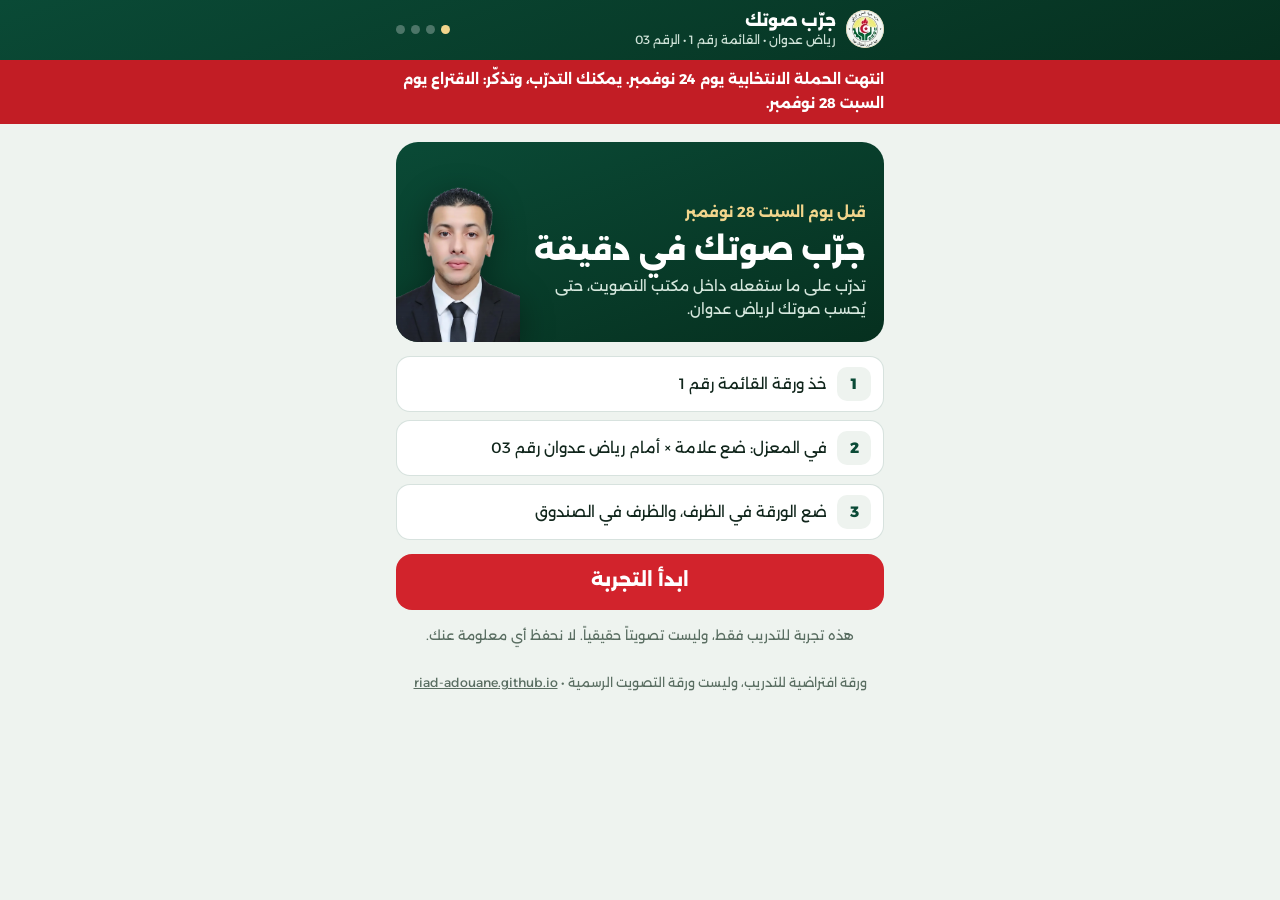
<file: jarrib/index.html>
<!doctype html>
<html lang="ar" dir="rtl">
<head>
<meta charset="utf-8">
<meta name="viewport" content="width=device-width,initial-scale=1,viewport-fit=cover">
<title>جرّب صوتك 03</title>
<meta name="description" content="تدرّب في دقيقة على التصويت لرياض عدوان، القائمة رقم 1، الرقم 03، قبل يوم السبت 28 نوفمبر 2026.">
<meta name="theme-color" content="#0A4A36">
<meta property="og:type" content="website">
<meta property="og:title" content="جرّب صوتك قبل يوم 28 نوفمبر">
<meta property="og:description" content="تدرّب في دقيقة: ورقة القائمة رقم 1، وعلامة × أمام رياض عدوان رقم 03.">
<meta property="og:image" content="https://riad-adouane.github.io/jarrib/og.jpg">
<meta property="og:url" content="https://riad-adouane.github.io/jarrib/">
<meta name="twitter:card" content="summary_large_image">
<link rel="icon" href="../logo.webp">
<link rel="preconnect" href="https://fonts.googleapis.com">
<link rel="preconnect" href="https://fonts.gstatic.com" crossorigin>
<link rel="stylesheet" href="https://fonts.googleapis.com/css2?family=Alexandria:wght@500;700;800&family=Amiri:wght@700&display=swap">
<style>
/* Layout: a polling-station walk-through in four screens on one phone screen each: the stack of list papers,
   the booth with the list 1 paper, the envelope into the transparent box, then the result. */
:root{
  --bg:#EEF3EF; --surface:#FFFFFF; --ink:#11261C; --muted:#5A6E62; --line:rgba(10,74,54,.16);
  --green:#0A4A36; --green-2:#06301F; --red:#C21D25; --red-2:#D2232C; --gold:#F2D58C;
  --paper:#FFFDF6; --paper-ink:#1B2A22; --paper-line:#D9D2BE; --mark:#C21D25; --ok:#1C8A50; --warn-bg:#FFF1F1; --ok-bg:#E5F5EA;
  --f:"Alexandria","Segoe UI",Tahoma,sans-serif; --f-paper:"Amiri","Traditional Arabic",serif;
  color-scheme:light;
}
@media (prefers-color-scheme: dark){:root:not([data-theme="light"]){
  --bg:#07130E; --surface:#10211A; --ink:#E7F0EA; --muted:#9DB3A6; --line:rgba(190,230,210,.16);
  --warn-bg:#3A1416; --ok-bg:#12301F; color-scheme:dark}}
:root[data-theme="dark"]{--bg:#07130E; --surface:#10211A; --ink:#E7F0EA; --muted:#9DB3A6; --line:rgba(190,230,210,.16);
  --warn-bg:#3A1416; --ok-bg:#12301F; color-scheme:dark}
*{box-sizing:border-box}
[hidden]{display:none!important}
html{-webkit-text-size-adjust:100%}
body{margin:0;background:var(--bg);color:var(--ink);font-family:var(--f);font-size:16px;line-height:1.7;min-height:100vh;
  padding-bottom:env(safe-area-inset-bottom,0px)}
@media (prefers-reduced-motion:reduce){*{animation:none!important;transition:none!important}}
.wrap{max-width:520px;margin-inline:auto;padding-left:max(16px,env(safe-area-inset-left,0px));padding-right:max(16px,env(safe-area-inset-right,0px))}
h1,h2,p{margin:0}
button{font:inherit;color:inherit;cursor:pointer}
:focus-visible{outline:3px solid var(--gold);outline-offset:2px;border-radius:8px}
.num{direction:ltr;unicode-bidi:isolate;display:inline-block;font-variant-numeric:tabular-nums}

.top{background:linear-gradient(160deg,var(--green),var(--green-2));color:#fff;padding-top:env(safe-area-inset-top,0px)}
.top .wrap{display:flex;align-items:center;gap:10px;padding-block:10px 12px}
.top img{width:38px;height:38px;border-radius:50%;background:#fff;flex:none}
.top b{display:block;font-size:16px;font-weight:800;line-height:1.3}
.top small{display:block;font-size:12px;color:#CFE3D8;line-height:1.3}
.dots{margin-inline-start:auto;display:flex;gap:6px;flex:none}
.dots i{width:9px;height:9px;border-radius:50%;background:rgba(255,255,255,.28)}
.dots i.on{background:var(--gold)}
.ended{background:var(--red);color:#fff;font-size:14px;font-weight:700}
.ended .wrap{padding-block:8px}

main .wrap{padding-block:18px 26px;display:flex;flex-direction:column;gap:14px}
.screen{display:flex;flex-direction:column;gap:14px;animation:in .35s ease-out}
@keyframes in{from{opacity:.001;transform:translateY(10px)}to{opacity:1;transform:none}}
.kicker{font-size:13px;font-weight:700;color:var(--red)}
h1{font-size:30px;font-weight:800;line-height:1.3;text-wrap:balance}
h2{font-size:21px;font-weight:800;line-height:1.4;text-wrap:balance}
.lead{color:var(--muted);font-size:15.5px}
.btn{display:flex;align-items:center;justify-content:center;gap:8px;width:100%;border:0;border-radius:16px;min-height:56px;padding:12px 18px 14px;
  font-weight:800;font-size:18px;text-decoration:none;line-height:1.3;background:var(--green);color:#fff}
.btn.red{background:var(--red-2)}
.btn.line{background:transparent;border:1.5px solid var(--line);color:var(--ink);font-size:16px;min-height:50px;font-weight:700}
.btn.wa{background:#1C8A50}
.btn svg{width:22px;height:22px;flex:none}
.row2{display:grid;grid-template-columns:1fr 1fr;gap:10px}
.note{font-size:13px;color:var(--muted);text-align:center}

/* intro */
.hero{position:relative;border-radius:22px;overflow:hidden;background:linear-gradient(160deg,var(--green),var(--green-2));color:#fff;
  display:grid;grid-template-columns:1fr 124px;align-items:end;min-height:200px}
.hero .t{padding:20px 18px 20px 10px;display:flex;flex-direction:column;gap:6px;min-width:0}
.hero h1{color:#fff}
.hero p{color:#D5E7DD;font-size:14.5px;line-height:1.6}
.hero img{width:124px;height:auto;display:block;filter:drop-shadow(0 8px 16px rgba(0,0,0,.35))}
.steps{list-style:none;margin:0;padding:0;display:grid;gap:8px}
.steps li{display:grid;grid-template-columns:34px 1fr;gap:10px;align-items:center;background:var(--surface);border:1px solid var(--line);border-radius:14px;padding:10px 12px;font-size:15px}
.steps li span{width:34px;height:34px;border-radius:10px;background:var(--bg);display:flex;align-items:center;justify-content:center;font-weight:800;color:var(--green)}

/* the stack of list papers */
.stack{display:grid;gap:10px}
.sheet{position:relative;display:flex;align-items:center;gap:12px;width:100%;text-align:right;border:1.5px solid var(--paper-line);border-radius:12px;
  background:var(--paper);color:var(--paper-ink);padding:14px 14px 16px;box-shadow:0 3px 0 rgba(0,0,0,.06)}
.sheet .lg{width:44px;height:44px;border-radius:50%;flex:none;display:flex;align-items:center;justify-content:center;background:#E9E4D6;color:#8A8270;font-weight:800;font-size:18px}
.sheet img.lg{background:#fff}
.sheet b{display:block;font-size:17px;font-weight:800;line-height:1.3}
.sheet small{display:block;font-size:13px;color:#6D6A5E;line-height:1.4}
.sheet:active{transform:translateY(1px)}

/* the ballot */
.paper{position:relative;background:var(--paper);color:var(--paper-ink);border-radius:6px;border:1px solid var(--paper-line);
  box-shadow:0 18px 34px -18px rgba(20,40,30,.45),0 2px 0 rgba(0,0,0,.05);overflow:hidden}
.paper::after{content:"نموذج للتدريب";position:absolute;inset:auto 0 42% 0;text-align:center;font-weight:800;font-size:44px;color:rgba(160,150,120,.13);transform:rotate(-18deg);pointer-events:none;white-space:nowrap}
.ph{display:grid;grid-template-columns:52px 1fr;gap:10px;align-items:center;padding:12px 14px 10px;border-bottom:2px solid var(--paper-ink)}
.ph img{width:52px;height:52px;border-radius:50%;background:#fff}
.ph small{display:block;font-size:11.5px;color:#6D6A5E;line-height:1.4}
.ph b{display:block;font-family:var(--f-paper);font-size:21px;line-height:1.35}
.ph .ln{display:inline-block;margin-top:2px;font-weight:800;font-size:13px;background:var(--paper-ink);color:var(--paper);border-radius:6px;padding:1px 10px 3px}
.cands{list-style:none;margin:0;padding:0}
.cand{display:grid;grid-template-columns:38px 1fr 52px;align-items:center;width:100%;min-height:44px;border:0;border-top:1px solid var(--paper-line);
  background:transparent;color:inherit;padding:4px 12px;text-align:right}
.cands li:first-child .cand{border-top:0}
.cand .no{font-weight:800;font-size:15px;color:#7A7462}
.cand .nm{color:#B5AE98;letter-spacing:.18em;font-size:14px;overflow:hidden;white-space:nowrap}
.cand .nm.real{color:var(--paper-ink);letter-spacing:0;font-family:var(--f-paper);font-size:19px}
.cand .bx{justify-self:end;width:34px;height:34px;border:2px solid #8E8772;border-radius:4px;display:flex;align-items:center;justify-content:center;background:#fff}
.cand .bx svg{width:30px;height:30px;opacity:0;transform:scale(.4);transition:transform .18s ease-out,opacity .18s}
.cand[aria-pressed="true"] .bx svg{opacity:1;transform:none}
.cand[aria-pressed="true"] .bx{border-color:var(--mark)}
.cand .bx svg path{stroke:var(--mark)}
.cand.hint{animation:hint 1.2s ease-in-out 2}
@keyframes hint{50%{background:rgba(242,213,140,.45)}}
.pf{display:flex;justify-content:space-between;gap:10px;padding:8px 14px 10px;border-top:2px solid var(--paper-ink);font-size:11.5px;color:#6D6A5E}

.msg{border-radius:14px;padding:12px 14px;font-size:15.5px;font-weight:700;line-height:1.6}
.msg.warn{background:var(--warn-bg);color:var(--red);border:1px solid rgba(194,29,37,.25)}
.msg.ok{background:var(--ok-bg);color:var(--ok);border:1px solid rgba(28,138,80,.25)}

/* envelope and box */
.booth{position:relative;height:300px;border-radius:20px;background:var(--surface);border:1px solid var(--line);overflow:hidden}
.box{position:absolute;left:50%;bottom:18px;width:200px;height:150px;margin-left:-100px;border:3px solid rgba(120,170,150,.85);border-top:0;border-radius:0 0 14px 14px;
  background:linear-gradient(180deg,rgba(200,235,220,.35),rgba(170,215,195,.55))}
.box::before{content:"";position:absolute;left:-12px;right:-12px;top:-14px;height:14px;border-radius:6px;background:rgba(120,170,150,.85)}
.box::after{content:"";position:absolute;left:50%;top:-11px;width:80px;height:6px;margin-left:-40px;border-radius:3px;background:var(--green-2)}
.box span{position:absolute;inset:auto 0 12px 0;text-align:center;font-size:12px;font-weight:700;color:var(--green)}
.env{position:absolute;left:50%;top:26px;width:120px;height:78px;margin-left:-60px;background:#E8D9B5;border:2px solid #C7B485;border-radius:6px;
  box-shadow:0 8px 16px -8px rgba(0,0,0,.35);transition:transform .9s cubic-bezier(.5,0,.75,0),opacity .3s .8s}
.env::before{content:"";position:absolute;inset:0;background:linear-gradient(155deg,transparent 49%,#C7B485 50%,transparent 52%),linear-gradient(25deg,transparent 49%,#C7B485 50%,transparent 52%)}
.env.drop{transform:translateY(150px) scale(.9);opacity:0}
.inbox{position:absolute;left:50%;bottom:30px;width:90px;height:56px;margin-left:-45px;background:#E8D9B5;border:2px solid #C7B485;border-radius:5px;opacity:0;transform:rotate(-8deg);transition:opacity .3s}
.inbox.on{opacity:.9}

/* result */
.result{text-align:center;display:flex;flex-direction:column;gap:10px;align-items:center;background:var(--surface);border:1px solid var(--line);border-radius:22px;padding:22px 16px 18px;position:relative;overflow:hidden}
.seal{width:84px;height:84px;border-radius:50%;background:var(--ok);color:#fff;display:flex;align-items:center;justify-content:center;box-shadow:0 10px 24px -10px rgba(28,138,80,.7)}
.seal svg{width:50px;height:50px}
.remind{display:grid;gap:8px;width:100%;text-align:right}
.remind div{display:flex;gap:10px;align-items:center;background:var(--bg);border-radius:12px;padding:9px 12px;font-size:15px}
.remind b{color:var(--red);white-space:nowrap;flex:none}
.conf{position:absolute;inset:0;pointer-events:none;overflow:hidden}
.conf i{position:absolute;top:-12px;width:8px;height:14px;border-radius:2px;animation:fall 2.4s ease-in forwards}
@keyframes fall{to{transform:translateY(520px) rotate(540deg);opacity:.2}}
.share{display:grid;gap:10px;width:100%}
footer .wrap{padding-block:0 26px;text-align:center;font-size:12.5px;color:var(--muted)}
footer a{color:var(--muted)}
</style>
</head>
<body>

<header class="top"><div class="wrap">
  <img src="../logo.webp" alt="شعار حزب جبهة التحرير الوطني" width="38" height="38">
  <div><b>جرّب صوتك</b><small>رياض عدوان • القائمة رقم 1 • الرقم 03</small></div>
  <div class="dots" aria-hidden="true"><i id="d0" class="on"></i><i id="d1"></i><i id="d2"></i><i id="d3"></i></div>
</div></header>
<div class="ended" id="ended" hidden><div class="wrap">انتهت الحملة الانتخابية يوم 24 نوفمبر. يمكنك التدرّب، وتذكّر: الاقتراع يوم السبت 28 نوفمبر.</div></div>

<main><div class="wrap" id="app">

<!-- 0. intro -->
<section class="screen" id="s0">
  <div class="hero">
    <div class="t"><p class="kicker" style="color:var(--gold)">قبل يوم السبت 28 نوفمبر</p><h1>جرّب صوتك في دقيقة</h1><p>تدرّب على ما ستفعله داخل مكتب التصويت، حتى يُحسب صوتك لرياض عدوان.</p></div>
    <img src="../riad.webp" alt="رياض عدوان" width="124" height="155">
  </div>
  <ol class="steps">
    <li><span>1</span>خذ ورقة القائمة رقم 1</li>
    <li><span>2</span>في المعزل: ضع علامة × أمام رياض عدوان رقم 03</li>
    <li><span>3</span>ضع الورقة في الظرف، والظرف في الصندوق</li>
  </ol>
  <button class="btn red" type="button" id="start">ابدأ التجربة</button>
  <p class="note">هذه تجربة للتدريب فقط، وليست تصويتاً حقيقياً. لا نحفظ أي معلومة عنك.</p>
</section>

<!-- 1. pick the list paper -->
<section class="screen" id="s1" hidden>
  <p class="kicker">الخطوة 1 من 3</p>
  <h2>عند الدخول تأخذ ظرفاً وأوراق كل القوائم. اختر ورقة القائمة رقم 1</h2>
  <div class="stack" id="stack">
    <button class="sheet" type="button" data-list="3"><span class="lg">3</span><span><b>القائمة رقم 3</b><small>قائمة أخرى</small></span></button>
    <button class="sheet" type="button" data-list="1"><img class="lg" src="../logo.webp" alt=""><span><b>القائمة رقم 1</b><small>حزب جبهة التحرير الوطني</small></span></button>
    <button class="sheet" type="button" data-list="2"><span class="lg">2</span><span><b>القائمة رقم 2</b><small>قائمة أخرى</small></span></button>
  </div>
  <p class="msg warn" id="m1" role="status" hidden></p>
</section>

<!-- 2. mark the ballot -->
<section class="screen" id="s2" hidden>
  <p class="kicker">الخطوة 2 من 3 • داخل المعزل</p>
  <h2>ضع علامة × أمام رياض عدوان، الرقم 03</h2>
  <div class="paper">
    <div class="ph"><img src="../logo.webp" alt=""><div><small>انتخاب أعضاء المجلس الشعبي البلدي • بلدية الرحبات</small><b>حزب جبهة التحرير الوطني</b><span class="ln">القائمة رقم 1</span></div></div>
    <ul class="cands" id="cands"></ul>
    <div class="pf"><span>ورقة افتراضية للتدريب</span><span>ليست ورقة التصويت الرسمية</span></div>
  </div>
  <p class="msg" id="m2" role="status" hidden></p>
  <button class="btn" type="button" id="fold">ضع الورقة في الظرف</button>
</section>

<!-- 3. envelope into the box -->
<section class="screen" id="s3" hidden>
  <p class="kicker">الخطوة 3 من 3</p>
  <h2>اخرج من المعزل، وضع الظرف في الصندوق</h2>
  <div class="booth" aria-hidden="true"><div class="env" id="env"></div><div class="inbox" id="inbox"></div><div class="box"><span>صندوق الاقتراع</span></div></div>
  <button class="btn" type="button" id="drop">ضع الظرف في الصندوق</button>
</section>

<!-- 4. result -->
<section class="screen" id="s4" hidden>
  <div class="result">
    <div class="conf" id="conf" aria-hidden="true"></div>
    <div class="seal" aria-hidden="true"><svg viewBox="0 0 24 24"><path d="M5 12.5l4.5 4.5L19 7.5" fill="none" stroke="#fff" stroke-width="3" stroke-linecap="round" stroke-linejoin="round"/></svg></div>
    <h2>أحسنت! هكذا يُحسب صوتك لرياض عدوان</h2>
    <p class="lead">ورقة القائمة رقم 1، وعلامة × أمام الرقم 03. بعدها توقّع في قائمة الناخبين، وتضع أصبعك في الحبر.</p>
    <div class="remind">
      <div><b>متى؟</b>يوم السبت 28 نوفمبر 2026</div>
      <div><b>ماذا تأخذ؟</b>بطاقة التعريف، وبطاقة الناخب إن كانت عندك</div>
      <div><b>انتبه:</b>الورقة دون علامة لا تُحسب لرياض</div>
    </div>
  </div>
  <div class="share" id="share">
    <p class="lead" style="text-align:center">علّم أهلك: أرسل التجربة لثلاثة منهم</p>
    <a class="btn wa" id="sh-wa" target="_blank" rel="noopener"><svg viewBox="0 0 24 24" fill="none" stroke="currentColor" stroke-width="2" stroke-linejoin="round" aria-hidden="true"><path d="M21 11.5a8.5 8.5 0 0 1-12.6 7.4L3 20.5l1.6-5.2A8.5 8.5 0 1 1 21 11.5z"/></svg>أرسلها في واتساب</a>
    <div class="row2"><a class="btn line" id="sh-fb" target="_blank" rel="noopener">فيسبوك</a><button class="btn line" type="button" id="sh-copy">انسخ الرابط</button></div>
    <p class="note" id="copied" role="status"></p>
  </div>
  <div class="row2"><button class="btn line" type="button" id="again">أعد التجربة</button><a class="btn line" href="../">تعرّف على رياض</a></div>
</section>

</div></main>
<footer><div class="wrap">ورقة افتراضية للتدريب، وليست ورقة التصويت الرسمية • <a href="../" dir="ltr" style="white-space:nowrap">riad-adouane.github.io</a></div></footer>

<script>
(function(){
  var URL_='https://riad-adouane.github.io/jarrib/';
  var END=Date.parse('2026-11-25T00:00:00+01:00');
  var N=13, ME=3;
  var X='<svg viewBox="0 0 24 24" aria-hidden="true"><path d="M5 5l14 14M19 5L5 19" fill="none" stroke-width="3.4" stroke-linecap="round"/></svg>';
  var $=function(id){return document.getElementById(id)};
  var marked=0, step=0;

  function show(n){
    step=n;
    for(var i=0;i<=4;i++){$('s'+i).hidden=i!==n}
    for(var j=0;j<4;j++){$('d'+j).classList.toggle('on',j<=Math.min(n,3))}
    window.scrollTo(0,0);
  }

  // ballot rows
  var ul=$('cands');
  for(var k=1;k<=N;k++){
    var no=(k<10?'0':'')+k, li=document.createElement('li'), b=document.createElement('button');
    b.type='button';b.className='cand';b.setAttribute('aria-pressed','false');b.dataset.n=k;
    b.setAttribute('aria-label',k===ME?'رياض عدوان، الرقم 03':'المترشح رقم '+no);
    b.innerHTML='<span class="no num">'+no+'</span><span class="nm'+(k===ME?' real':'')+'">'+(k===ME?'رياض عدوان':'……………………………')+'</span><span class="bx">'+X+'</span>';
    li.appendChild(b);ul.appendChild(li);
  }
  ul.addEventListener('click',function(e){
    var b=e.target.closest('.cand');if(!b)return;
    var n=+b.dataset.n; marked=(marked===n)?0:n;          // one mark; tapping again removes it
    ul.querySelectorAll('.cand').forEach(function(c){c.setAttribute('aria-pressed',+c.dataset.n===marked)});
    $('m2').hidden=true;
    if(navigator.vibrate)try{navigator.vibrate(15)}catch(_){}
  });

  // step 1
  $('start').onclick=function(){show(1)};
  $('stack').addEventListener('click',function(e){
    var s=e.target.closest('.sheet');if(!s)return;
    if(s.dataset.list==='1'){$('m1').hidden=true;show(2);return}
    $('m1').textContent='هذه ليست ورقة القائمة رقم 1. خذ ورقة حزب جبهة التحرير الوطني، القائمة رقم 1.';$('m1').hidden=false;
  });

  // step 2
  function say(cls,txt){var m=$('m2');m.className='msg '+cls;m.textContent=txt;m.hidden=false}
  $('fold').onclick=function(){
    if(marked===ME){show(3);return}
    var me=ul.querySelector('[data-n="'+ME+'"]');me.classList.remove('hint');void me.offsetWidth;me.classList.add('hint');
    if(!marked)say('warn','انتبه: الورقة دون علامة تُحتسب للقائمة فقط، ولا تُحتسب لرياض. ضع علامة × أمام الرقم 03.');
    else say('warn','هذه العلامة ليست أمام رياض عدوان. ابحث عن الرقم 03 وضع العلامة أمامه.');
  };

  // step 3
  $('drop').onclick=function(){
    var b=this;b.disabled=true;$('env').classList.add('drop');
    setTimeout(function(){$('inbox').classList.add('on')},800);
    setTimeout(function(){show(4);confetti();b.disabled=false;$('env').classList.remove('drop');$('inbox').classList.remove('on')},1500);
  };

  function confetti(){
    var c=$('conf');c.innerHTML='';
    if(window.matchMedia&&matchMedia('(prefers-reduced-motion: reduce)').matches)return;
    var cols=['#C21D25','#F2D58C','#1C8A50','#0A4A36','#FFFFFF'];
    for(var i=0;i<46;i++){var p=document.createElement('i');p.style.left=(Math.random()*100)+'%';p.style.background=cols[i%cols.length];
      p.style.animationDelay=(Math.random()*.6)+'s';p.style.animationDuration=(1.8+Math.random()*1.4)+'s';c.appendChild(p)}
    if(navigator.vibrate)try{navigator.vibrate([30,60,30])}catch(_){}
  }

  // share
  var shareText='جرّبت التصويت لرياض عدوان في دقيقة: ورقة القائمة رقم 1، وعلامة × أمام الرقم 03. جرّب أنت قبل يوم السبت 28 نوفمبر:\n'+URL_;
  $('sh-wa').href='https://wa.me/?text='+encodeURIComponent(shareText);
  $('sh-fb').href='https://www.facebook.com/sharer/sharer.php?u='+encodeURIComponent(URL_);
  $('sh-copy').onclick=function(){
    try{navigator.clipboard.writeText(URL_).then(function(){$('copied').textContent='نُسخ الرابط.'},function(){$('copied').textContent=URL_})}
    catch(_){$('copied').textContent=URL_}
  };
  $('again').onclick=function(){marked=0;ul.querySelectorAll('.cand').forEach(function(c){c.setAttribute('aria-pressed','false')});$('m2').hidden=true;show(0)};

  if(Date.now()>=END){$('ended').hidden=false;$('share').hidden=true}
})();
</script>
</body>
</html>
</file>
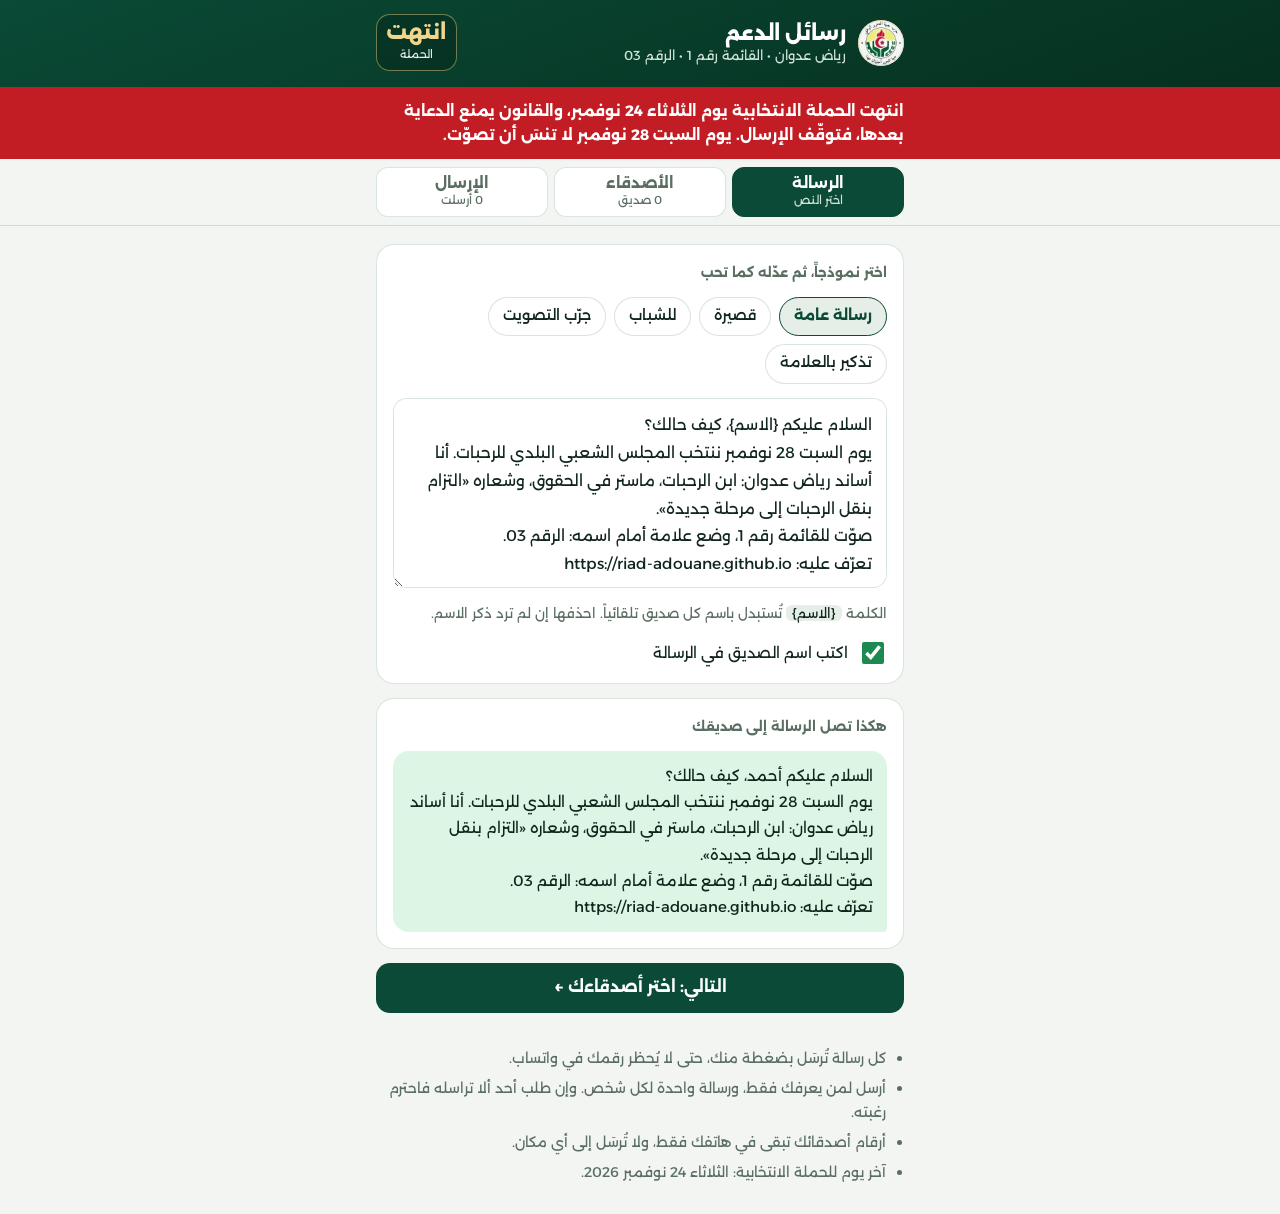
<file: rasail/index.html>
<!doctype html>
<html lang="ar" dir="rtl">
<head>
<meta charset="utf-8">
<meta name="viewport" content="width=device-width,initial-scale=1,viewport-fit=cover">
<title>رسائل الدعم 03</title>
<meta name="description" content="أداة بسيطة لإرسال رسائل دعم رياض عدوان، القائمة رقم 1، الرقم 03، إلى أصدقائك عبر واتساب والرسائل القصيرة وفايبر.">
<meta name="theme-color" content="#0A4A36">
<meta name="robots" content="noindex">
<link rel="manifest" href="manifest.webmanifest">
<link rel="icon" href="icon-192.png">
<link rel="apple-touch-icon" href="icon-192.png">
<link rel="preconnect" href="https://fonts.googleapis.com">
<link rel="preconnect" href="https://fonts.gstatic.com" crossorigin>
<link rel="stylesheet" href="https://fonts.googleapis.com/css2?family=Alexandria:wght@400;500;700;800&display=swap">
<style>
/* Layout: one-hand phone tool. Deep-green header with the campaign clock, three sticky steps
   (message, friends, send), and a send card whose big buttons sit within thumb reach. */
:root{
  --bg:#F2F5F1; --surface:#FFFFFF; --ink:#11261C; --muted:#5A6E62; --line:rgba(10,74,54,.15); --tint:#E6EEE8;
  --head:#0A4A36; --head-2:#06301F; --accent:#0A4A36; --red:#C21D25; --gold:#F2D58C;
  --wa:#1C8A50; --sms:#245A86; --viber:#6A45B0; --bubble:#DDF5E4; --bubble-ink:#10261D;
  --f:"Alexandria","Segoe UI",Tahoma,sans-serif;
  color-scheme:light;
}
@media (prefers-color-scheme: dark){:root:not([data-theme="light"]){
  --bg:#08130E; --surface:#10211A; --ink:#E7F0EA; --muted:#9DB3A6; --line:rgba(190,230,210,.15); --tint:#0C1B15;
  --head:#0B3A2A; --head-2:#04190F; --accent:#5BC79A; --red:#F0575D;
  --wa:#1E9A5A; --sms:#2F6CA0; --viber:#7B57C4; --bubble:#173528; --bubble-ink:#E7F0EA; color-scheme:dark}}
:root[data-theme="dark"]{
  --bg:#08130E; --surface:#10211A; --ink:#E7F0EA; --muted:#9DB3A6; --line:rgba(190,230,210,.15); --tint:#0C1B15;
  --head:#0B3A2A; --head-2:#04190F; --accent:#5BC79A; --red:#F0575D;
  --wa:#1E9A5A; --sms:#2F6CA0; --viber:#7B57C4; --bubble:#173528; --bubble-ink:#E7F0EA; color-scheme:dark}
*{box-sizing:border-box}
html{-webkit-text-size-adjust:100%}
[hidden]{display:none!important}
body{margin:0;background:var(--bg);color:var(--ink);font-family:var(--f);font-size:16px;line-height:1.7;
  padding-bottom:env(safe-area-inset-bottom,0px)}
@media (prefers-reduced-motion:reduce){*{transition:none!important;animation:none!important}}
.wrap{max-width:560px;margin-inline:auto;padding-left:max(16px,env(safe-area-inset-left,0px));padding-right:max(16px,env(safe-area-inset-right,0px))}
h1,h2,h3,p{margin:0}
button,input,textarea{font:inherit;color:inherit}
:focus-visible{outline:3px solid var(--gold);outline-offset:2px;border-radius:8px}
.num{direction:ltr;unicode-bidi:isolate;display:inline-block;font-variant-numeric:tabular-nums}

/* header */
.top{background:linear-gradient(160deg,var(--head),var(--head-2));color:#fff;padding-top:env(safe-area-inset-top,0px)}
.top .wrap{display:flex;align-items:center;gap:12px;padding-block:14px 16px}
.top img{width:46px;height:46px;flex:none;border-radius:50%;background:#fff}
.top .t{flex:1;min-width:0;line-height:1.35}
.top h1{font-size:20px;font-weight:800}
.top small{display:block;font-size:13px;color:#CFE3D8}
.clock{flex:none;text-align:center;line-height:1.15;background:rgba(0,0,0,.2);border:1px solid rgba(242,213,140,.45);border-radius:14px;padding:6px 10px 8px}
.clock b{display:block;font-size:20px;font-weight:800;color:var(--gold)}
.clock span{font-size:11px;color:#E4EFE8}
.ended{background:var(--red);color:#fff}
.ended .wrap{padding-block:12px;font-weight:700;font-size:15px;line-height:1.6}

/* steps */
.steps{position:sticky;top:0;z-index:5;background:var(--bg);border-bottom:1px solid var(--line)}
.steps .wrap{display:grid;grid-template-columns:repeat(3,1fr);gap:6px;padding-block:8px}
.step{border:1.5px solid var(--line);background:var(--surface);border-radius:12px;padding:6px 4px 8px;cursor:pointer;
  display:flex;flex-direction:column;align-items:center;line-height:1.25;color:var(--muted)}
.step b{font-size:15px;font-weight:700}
.step small{font-size:11.5px}
.step[aria-selected="true"]{background:var(--head);border-color:var(--head);color:#fff}
.step[aria-selected="true"] small{color:#CFE3D8}

main .wrap{display:flex;flex-direction:column;gap:16px;padding-block:18px 28px}
.panel{display:flex;flex-direction:column;gap:14px}
.card{background:var(--surface);border:1px solid var(--line);border-radius:18px;padding:16px}
.label{font-size:13px;font-weight:700;color:var(--muted)}
.lead{font-size:15px;color:var(--muted)}

/* message step */
.chips{display:flex;flex-wrap:wrap;gap:8px}
.chip{border:1.5px solid var(--line);background:var(--surface);border-radius:999px;padding:5px 14px 8px;cursor:pointer;font-size:14.5px;font-weight:500}
.chip[aria-pressed="true"]{border-color:var(--accent);background:var(--tint);color:var(--accent);font-weight:700}
textarea{width:100%;min-height:190px;resize:vertical;border:1.5px solid var(--line);border-radius:14px;background:var(--surface);padding:12px 14px;line-height:1.8;font-size:15.5px}
.row{display:flex;flex-wrap:wrap;align-items:center;gap:10px}
.switch{display:flex;align-items:center;gap:10px;font-size:15px;cursor:pointer}
.switch input{width:22px;height:22px;accent-color:var(--wa)}
.hint{font-size:13.5px;color:var(--muted)}
.hint code{font-family:inherit;background:var(--tint);border-radius:6px;padding:0 6px;color:var(--ink)}
.bubble{background:var(--bubble);color:var(--bubble-ink);border-radius:16px 16px 4px 16px;padding:12px 14px;white-space:pre-wrap;font-size:15px;line-height:1.75;overflow-wrap:anywhere}

/* buttons */
.btn{display:inline-flex;align-items:center;justify-content:center;gap:8px;border:0;border-radius:14px;padding:11px 16px 13px;font-weight:700;font-size:16px;cursor:pointer;text-decoration:none;line-height:1.3;min-height:50px}
.btn svg{width:22px;height:22px;flex:none}
.btn.main{background:var(--head);color:#fff}
.btn.line{background:transparent;border:1.5px solid var(--line);color:var(--ink)}
.btn.wa{background:var(--wa);color:#fff}
.btn.sms{background:var(--sms);color:#fff}
.btn.viber{background:var(--viber);color:#fff}
.btn.share{background:var(--surface);border:1.5px solid var(--line);color:var(--ink)}
.btn.small{min-height:40px;padding:7px 14px 9px;font-size:14.5px;border-radius:12px}
.btn[disabled],.btn.off{opacity:.4;pointer-events:none}
.grid2{display:grid;grid-template-columns:1fr 1fr;gap:10px}
.full{grid-column:1/-1}

/* people step */
.adders{display:grid;gap:10px}
.manual{display:grid;grid-template-columns:1fr 1fr auto;gap:8px}
.manual input,.paste textarea{border:1.5px solid var(--line);border-radius:12px;background:var(--surface);padding:9px 12px;min-width:0;font-size:15px}
.paste textarea{min-height:110px}
details.card summary{cursor:pointer;font-weight:700;list-style:none;display:flex;align-items:center;justify-content:space-between;gap:10px}
details.card summary::-webkit-details-marker{display:none}
details.card summary::after{content:"+";font-size:22px;line-height:1;color:var(--muted)}
details.card[open] summary::after{content:"−"}
details.card[open] summary{margin-bottom:12px}
.list{list-style:none;margin:0;padding:0;display:flex;flex-direction:column}
.list li{display:grid;grid-template-columns:1fr auto auto;align-items:center;gap:10px;padding:9px 0;border-top:1px solid var(--line)}
.list li:first-child{border-top:0}
.list input{border:0;background:transparent;padding:2px 0;min-width:0;width:100%;font-weight:700;font-size:15.5px;border-bottom:1px dashed transparent}
.list input:focus{border-bottom-color:var(--line);outline:none}
.list .tel{font-size:13px;color:var(--muted)}
.pill{font-size:12px;font-weight:700;border-radius:999px;padding:2px 10px 4px;white-space:nowrap;background:var(--tint);color:var(--muted)}
.pill.sent{background:var(--wa);color:#fff}
.pill.skip{background:transparent;border:1px solid var(--line)}
.x{border:0;background:transparent;color:var(--muted);font-size:22px;line-height:1;width:34px;height:34px;border-radius:50%;cursor:pointer}
.x:hover{background:var(--tint)}
.empty{text-align:center;color:var(--muted);padding:18px 8px;font-size:15px}
.count{display:flex;justify-content:space-between;align-items:center;gap:10px}
.toast{min-height:1.5em;font-size:14px;color:var(--accent);font-weight:700}

/* send step */
.bar{height:10px;border-radius:999px;background:var(--tint);overflow:hidden}
.bar i{display:block;height:100%;width:0;background:var(--wa);border-radius:inherit;transition:width .3s}
.who{display:flex;align-items:center;justify-content:space-between;gap:10px}
.who b{font-size:20px;font-weight:800}
.who .tel{font-size:14px;color:var(--muted)}
.after{display:grid;grid-template-columns:1.4fr 1fr;gap:10px}
.done{text-align:center;display:flex;flex-direction:column;gap:10px;align-items:center;padding:22px 12px}
.done b{font-size:44px;font-weight:800;color:var(--wa);line-height:1}
.note{font-size:13.5px;color:var(--muted)}

footer .wrap{padding-block:6px 30px;display:flex;flex-direction:column;gap:8px}
footer ul{margin:0;padding:0 18px 0 0;color:var(--muted);font-size:14px;display:flex;flex-direction:column;gap:6px}
.install{display:flex;align-items:center;justify-content:space-between;gap:12px}
@media (max-width:380px){.manual{grid-template-columns:1fr}.top h1{font-size:18px}.clock b{font-size:18px}}
</style>
</head>
<body>

<header class="top"><div class="wrap">
  <img src="../logo.webp" alt="شعار حزب جبهة التحرير الوطني" width="46" height="46">
  <div class="t"><h1>رسائل الدعم</h1><small>رياض عدوان • القائمة رقم 1 • الرقم 03</small></div>
  <div class="clock" id="clock" aria-live="polite"><b id="clock-n">--</b><span id="clock-l">يوم للحملة</span></div>
</div></header>
<div class="ended" id="ended" hidden><div class="wrap">انتهت الحملة الانتخابية يوم الثلاثاء 24 نوفمبر، والقانون يمنع الدعاية بعدها، فتوقّف الإرسال. يوم السبت 28 نوفمبر لا تنسَ أن تصوّت.</div></div>

<nav class="steps" aria-label="الخطوات"><div class="wrap" role="tablist">
  <button class="step" role="tab" id="tab-msg" aria-controls="p-msg" aria-selected="true"><b>الرسالة</b><small>اختر النص</small></button>
  <button class="step" role="tab" id="tab-people" aria-controls="p-people" aria-selected="false"><b>الأصدقاء</b><small id="tab-people-n">0 صديق</small></button>
  <button class="step" role="tab" id="tab-send" aria-controls="p-send" aria-selected="false"><b>الإرسال</b><small id="tab-send-n">0 أُرسلت</small></button>
</div></nav>

<main><div class="wrap">

<!-- 1. message -->
<section class="panel" id="p-msg" role="tabpanel" aria-labelledby="tab-msg">
  <div class="card panel">
    <p class="label">اختر نموذجاً، ثم عدّله كما تحب</p>
    <div class="chips" id="tpls"></div>
    <textarea id="text" aria-label="نص الرسالة"></textarea>
    <p class="hint">الكلمة <code>{الاسم}</code> تُستبدل باسم كل صديق تلقائياً. احذفها إن لم ترد ذكر الاسم.</p>
    <label class="switch"><input type="checkbox" id="usename" checked> اكتب اسم الصديق في الرسالة</label>
  </div>
  <div class="card panel">
    <p class="label">هكذا تصل الرسالة إلى صديقك</p>
    <div class="bubble" id="preview"></div>
  </div>
  <button class="btn main" type="button" data-go="people">التالي: اختر أصدقاءك ←</button>
</section>

<!-- 2. people -->
<section class="panel" id="p-people" role="tabpanel" aria-labelledby="tab-people" hidden>
  <div class="adders">
    <button class="btn main" type="button" id="pick" hidden>
      <svg viewBox="0 0 24 24" fill="none" stroke="currentColor" stroke-width="2" stroke-linecap="round" aria-hidden="true"><circle cx="9" cy="8" r="3.5"/><path d="M2.5 20c.8-3.6 3.4-5.5 6.5-5.5s5.7 1.9 6.5 5.5M18.5 8v6M15.5 11h6"/></svg>
      اختر من جهات الاتصال في هاتفك
    </button>
    <details class="card" id="d-manual">
      <summary>أضف صديقاً واحداً</summary>
      <form class="manual" id="f-manual" autocomplete="off">
        <input id="m-name" placeholder="الاسم" aria-label="الاسم">
        <input id="m-tel" placeholder="0661234567" inputmode="tel" aria-label="رقم الهاتف" dir="ltr">
        <button class="btn main small" type="submit">أضف</button>
      </form>
    </details>
    <details class="card" id="d-paste">
      <summary>ألصق قائمة أرقام</summary>
      <form class="paste panel" id="f-paste">
        <textarea id="p-text" placeholder="كل صديق في سطر: الاسم ثم الرقم&#10;أحمد 0661 23 45 67&#10;سعاد، 0770123456" aria-label="قائمة الأصدقاء"></textarea>
        <button class="btn main small" type="submit">أضف القائمة</button>
      </form>
    </details>
  </div>
  <p class="toast" id="toast" aria-live="polite"></p>
  <div class="card">
    <div class="count"><p class="label" id="people-count">قائمتك فارغة</p><button class="btn line small" type="button" id="clear" hidden>امسح القائمة</button></div>
    <ul class="list" id="list"></ul>
    <p class="empty" id="people-empty">أضف أصدقاءك بإحدى الطرق أعلاه. أرسل فقط لمن يعرفك.</p>
  </div>
  <button class="btn main" type="button" data-go="send">التالي: ابدأ الإرسال ←</button>
</section>

<!-- 3. send -->
<section class="panel" id="p-send" role="tabpanel" aria-labelledby="tab-send" hidden>
  <div class="card panel">
    <div class="count"><p class="label" id="progress-l">أُرسلت 0 من 0</p><button class="btn line small" type="button" id="restart" hidden>ابدأ من جديد</button></div>
    <div class="bar" aria-hidden="true"><i id="progress"></i></div>
  </div>

  <div class="card panel" id="current">
    <div class="who"><div><p class="label">التالي</p><b id="c-name"></b></div><span class="tel num" id="c-tel"></span></div>
    <div class="bubble" id="c-text"></div>
    <div class="grid2">
      <a class="btn wa send" id="s-wa" target="_blank" rel="noopener"><svg viewBox="0 0 24 24" fill="none" stroke="currentColor" stroke-width="2" stroke-linejoin="round" aria-hidden="true"><path d="M21 11.5a8.5 8.5 0 0 1-12.6 7.4L3 20.5l1.6-5.2A8.5 8.5 0 1 1 21 11.5z"/></svg>واتساب</a>
      <a class="btn sms send" id="s-sms"><svg viewBox="0 0 24 24" fill="none" stroke="currentColor" stroke-width="2" stroke-linejoin="round" aria-hidden="true"><rect x="3" y="4.5" width="18" height="13" rx="3"/><path d="M8 21l3-3.5"/></svg>رسالة قصيرة</a>
      <a class="btn viber send" id="s-viber"><svg viewBox="0 0 24 24" fill="none" stroke="currentColor" stroke-width="2" stroke-linecap="round" aria-hidden="true"><path d="M5 4h14v11H11l-4 4v-4H5z"/><path d="M9 9.5h6"/></svg>فايبر</a>
      <button class="btn share send" type="button" id="s-share"><svg viewBox="0 0 24 24" fill="none" stroke="currentColor" stroke-width="2" stroke-linecap="round" aria-hidden="true"><circle cx="18" cy="5" r="2.5"/><circle cx="6" cy="12" r="2.5"/><circle cx="18" cy="19" r="2.5"/><path d="M8.2 10.8l7.6-4.4M8.2 13.2l7.6 4.4"/></svg>مسنجر وغيره</button>
    </div>
    <p class="note" id="c-note">اضغط على التطبيق، ثم اضغط «إرسال» فيه، وعُد إلى هنا.</p>
    <div class="after">
      <button class="btn main" type="button" id="next">أرسلتها ✓ التالي</button>
      <button class="btn line" type="button" id="skip">تخطَّ</button>
    </div>
  </div>

  <div class="card done" id="done" hidden>
    <b id="done-n">0</b><p>رسالة أرسلتها. شكراً لك على دعم رياض عدوان.</p>
    <p class="note">أضف أصدقاء آخرين، أو أرسل الرسالة إلى مجموعاتك وحالتك.</p>
  </div>
  <div class="card done" id="none" hidden>
    <p>لم تضف أصدقاء بعد.</p>
    <button class="btn main small" type="button" data-go="people">أضف أصدقاءك</button>
  </div>

  <div class="card panel">
    <p class="label">للمجموعات والحالة</p>
    <p class="lead">رسالة واحدة دون اسم، تختار أنت في التطبيق المجموعة أو الحالة.</p>
    <div class="grid2">
      <a class="btn wa small send" id="g-wa" target="_blank" rel="noopener">واتساب</a>
      <a class="btn viber small send" id="g-viber">فايبر</a>
      <button class="btn share small send" type="button" id="g-share">تطبيق آخر</button>
      <button class="btn line small" type="button" id="g-copy">انسخ النص</button>
    </div>
  </div>
</section>

</div></main>

<footer><div class="wrap">
  <div class="card install" id="install" hidden><p>ثبّت الأداة على شاشة هاتفك لتفتحها كتطبيق.</p><button class="btn main small" type="button" id="install-btn">ثبّت</button></div>
  <ul>
    <li>كل رسالة تُرسَل بضغطة منك، حتى لا يُحظر رقمك في واتساب.</li>
    <li>أرسل لمن يعرفك فقط، ورسالة واحدة لكل شخص. وإن طلب أحد ألا تراسله فاحترم رغبته.</li>
    <li>أرقام أصدقائك تبقى في هاتفك فقط، ولا تُرسَل إلى أي مكان.</li>
    <li>آخر يوم للحملة الانتخابية: الثلاثاء 24 نوفمبر 2026.</li>
  </ul>
</div></footer>

<script>
(function(){
  var SITE='https://riad-adouane.github.io';
  var END=Date.parse('2026-11-25T00:00:00+01:00');     // campaign closes at the end of Tue 24 Nov, Algeria time
  var TPL=[
    {id:'t1',name:'رسالة عامة',text:'السلام عليكم {الاسم}، كيف حالك؟\nيوم السبت 28 نوفمبر ننتخب المجلس الشعبي البلدي للرحبات. أنا أساند رياض عدوان: ابن الرحبات، ماستر في الحقوق، وشعاره «التزام بنقل الرحبات إلى مرحلة جديدة».\nصوّت للقائمة رقم 1، وضع علامة أمام اسمه: الرقم 03.\nتعرّف عليه: '+SITE},
    {id:'t2',name:'قصيرة',text:'{الاسم}، يوم السبت 28 نوفمبر: القائمة رقم 1، وعلامة أمام رياض عدوان، الرقم 03. ابن الرحبات، وشعاره «التزام بنقل الرحبات إلى مرحلة جديدة».\n'+SITE},
    {id:'t3',name:'للشباب',text:'السلام عليكم {الاسم}، الشباب لازم يكون عندهم صوت في البلدية. رياض عدوان شاب من الرحبات، ماستر في الحقوق، وشعاره «التزام بنقل الرحبات إلى مرحلة جديدة».\nيوم السبت 28 نوفمبر: القائمة رقم 1، وعلامة أمام الرقم 03.\n'+SITE},
    {id:'t5',name:'جرّب التصويت',text:'{الاسم}، جرّب في دقيقة كيف تصوّت لرياض عدوان: ورقة القائمة رقم 1، وعلامة × أمام الرقم 03. التجربة من هاتفك قبل يوم السبت 28 نوفمبر:\n'+SITE+'/jarrib'},
    {id:'t4',name:'تذكير بالعلامة',text:'تذكير مهم {الاسم}: في ورقة القائمة رقم 1 ضع علامة أمام رياض عدوان، الرقم 03، لأن الورقة دون علامة تُحتسب للقائمة فقط ولا تُحتسب له.\nالسبت 28 نوفمبر. '+SITE}
  ];
  var KEY='riad03-rasail-v1';
  var S={tpl:'t1',text:TPL[0].text,useName:true,people:[]};
  try{var saved=JSON.parse(localStorage.getItem(KEY)||'null');if(saved&&saved.people)S=Object.assign(S,saved)}catch(e){}
  var cur=TPL.find(function(t){return t.id===S.tpl});if(cur)S.text=cur.text;   // unedited template: always the latest wording
  function save(){try{localStorage.setItem(KEY,JSON.stringify(S))}catch(e){}}
  var $=function(id){return document.getElementById(id)};
  var IOS=/iPhone|iPad|iPod/.test(navigator.userAgent);

  // ---------- numbers ----------
  function digits(s){return String(s||'').replace(/[٠-٩]/g,function(d){return '٠١٢٣٤٥٦٧٨٩'.indexOf(d)}).replace(/[۰-۹]/g,function(d){return '۰۱۲۳۴۵۶۷۸۹'.indexOf(d)})}
  function norm(raw){
    var s=digits(raw).replace(/[^\d+]/g,'');
    if(s.indexOf('00')===0)s='+'+s.slice(2);
    if(/^0[5-7]\d{8}$/.test(s))return '+213'+s.slice(1);
    if(/^[5-7]\d{8}$/.test(s))return '+213'+s;
    if(/^213[5-7]\d{8}$/.test(s))return '+'+s;
    if(/^\+213[5-7]\d{8}$/.test(s))return s;
    if(/^\+(?!213)\d{8,14}$/.test(s))return s;          // relatives abroad
    return null;
  }
  function show(t){var m=/^\+213(\d{3})(\d{2})(\d{2})(\d{2})$/.exec(t);return m?'0'+m[1]+' '+m[2]+' '+m[3]+' '+m[4]:t}

  // ---------- message ----------
  function personal(name){
    var t=S.text; name=(name||'').trim();
    if(S.useName&&name)return t.replace(/\{الاسم\}/g,name);
    return t.replace(/^\{الاسم\}،\s*/,'').replace(/\s*\{الاسم\}/g,'');
  }
  function renderTpls(){
    $('tpls').innerHTML='';
    TPL.forEach(function(t){
      var b=document.createElement('button');b.type='button';b.className='chip';b.textContent=t.name;
      b.setAttribute('aria-pressed',S.tpl===t.id);
      b.onclick=function(){S.tpl=t.id;S.text=t.text;$('text').value=S.text;save();renderTpls();renderPreview();renderSend()};
      $('tpls').appendChild(b);
    });
  }
  function renderPreview(){var p=S.people.find(function(x){return x.st==='new'});$('preview').textContent=personal(p&&p.name?p.name:'أحمد')}
  $('text').value=S.text;
  $('text').addEventListener('input',function(){S.text=this.value;S.tpl='';save();renderTpls();renderPreview();renderSend()});
  $('usename').checked=S.useName;
  $('usename').addEventListener('change',function(){S.useName=this.checked;save();renderPreview();renderSend()});

  // ---------- people ----------
  var toastT;
  function toast(msg){$('toast').textContent=msg;clearTimeout(toastT);toastT=setTimeout(function(){$('toast').textContent=''},4000)}
  function add(name,tel){
    var n=norm(tel);if(!n)return 'bad';
    if(S.people.some(function(p){return p.tel===n}))return 'dup';
    S.people.push({id:Date.now().toString(36)+Math.random().toString(36).slice(2,6),name:(name||'').replace(/\s+/g,' ').trim(),tel:n,st:'new'});
    return 'ok';
  }
  function report(r){
    var ok=r.filter(function(x){return x==='ok'}).length,dup=r.filter(function(x){return x==='dup'}).length,bad=r.filter(function(x){return x==='bad'}).length;
    var m=[];if(ok)m.push('أُضيف '+ok);if(dup)m.push(dup+' موجود من قبل');if(bad)m.push(bad+' رقم غير صالح');
    toast(m.join('، ')||'لم يُضف أحد');save();renderPeople();renderSend();renderPreview();
  }
  if('contacts' in navigator&&'select' in navigator.contacts){
    $('pick').hidden=false;
    $('pick').onclick=function(){
      navigator.contacts.select(['name','tel'],{multiple:true}).then(function(list){
        var r=[];(list||[]).forEach(function(c){
          var tels=(c.tel||[]).map(norm).filter(Boolean);
          var t=tels.find(function(x){return /^\+213[5-7]/.test(x)})||tels[0];
          r.push(t?add(c.name&&c.name[0],t):'bad');
        });report(r);
      }).catch(function(){toast('لم يُسمح بفتح جهات الاتصال. أضف الأرقام يدوياً أو بالنسخ واللصق.')});
    };
  }else{$('d-manual').open=true}
  $('f-manual').addEventListener('submit',function(e){
    e.preventDefault();var r=add($('m-name').value,$('m-tel').value);
    if(r==='bad'){toast('الرقم غير صالح. اكتبه مثلاً: 0661234567');return}
    if(r==='ok'){$('m-name').value='';$('m-tel').value='';$('m-name').focus()}
    report([r]);
  });
  $('f-paste').addEventListener('submit',function(e){
    e.preventDefault();var r=[];
    digits($('p-text').value).split(/\n+/).forEach(function(line){
      var m=line.match(/(\+|00)?\d[\d\s.\-]{7,}\d/);if(!m)return;
      var name=line.replace(m[0],'').replace(/[،,;:\-–\t|]+/g,' ').trim();
      r.push(add(name,m[0]));
    });
    if(!r.length){toast('لم أجد أرقاماً في النص.');return}
    $('p-text').value='';report(r);
  });
  function renderPeople(){
    var ul=$('list');ul.innerHTML='';
    S.people.forEach(function(p){
      var li=document.createElement('li');
      var d=document.createElement('div');
      var inp=document.createElement('input');inp.value=p.name;inp.placeholder='بدون اسم';inp.setAttribute('aria-label','اسم الصديق');
      inp.addEventListener('change',function(){p.name=this.value.trim();save();renderSend();renderPreview()});
      var t=document.createElement('span');t.className='tel num';t.textContent=show(p.tel);
      d.appendChild(inp);d.appendChild(t);
      var pill=document.createElement('span');pill.className='pill'+(p.st==='sent'?' sent':p.st==='skip'?' skip':'');
      pill.textContent=p.st==='sent'?'أُرسلت':p.st==='skip'?'تُخطّي':'لم تُرسل';
      var x=document.createElement('button');x.type='button';x.className='x';x.textContent='×';x.setAttribute('aria-label','احذف '+(p.name||show(p.tel)));
      x.onclick=function(){S.people=S.people.filter(function(q){return q!==p});save();renderPeople();renderSend();renderPreview()};
      li.appendChild(d);li.appendChild(pill);li.appendChild(x);ul.appendChild(li);
    });
    var n=S.people.length;
    $('people-empty').hidden=n>0;$('clear').hidden=n===0;
    $('people-count').textContent=n?n+' صديق في قائمتك':'قائمتك فارغة';
    $('tab-people-n').textContent=n+' صديق';
  }
  var clearArmed=false;
  $('clear').onclick=function(){
    if(!clearArmed){clearArmed=true;this.textContent='اضغط مرة أخرى للتأكيد';var b=this;setTimeout(function(){clearArmed=false;b.textContent='امسح القائمة'},3500);return}
    S.people=[];clearArmed=false;this.textContent='امسح القائمة';save();renderPeople();renderSend();renderPreview();
  };

  // ---------- send ----------
  function ended(){return Date.now()>=END}
  function links(text,tel){
    var e=encodeURIComponent(text);
    return {wa:'https://wa.me/'+(tel?tel.replace('+',''):'')+'?text='+e,
            sms:'sms:'+(tel||'')+(IOS?'&':'?')+'body='+e,
            viber:'viber://forward?text='+e};
  }
  function share(text){
    if(navigator.share){navigator.share({text:text}).catch(function(){})}
    else copy(text);
  }
  function copy(text){
    try{navigator.clipboard.writeText(text).then(function(){toastSend('نُسخ النص. ألصقه في التطبيق الذي تريد.')},function(){toastSend('انسخ النص من المعاينة.')})}
    catch(e){toastSend('انسخ النص من المعاينة.')}
  }
  function toastSend(m){$('c-note').textContent=m}
  function current(){return S.people.find(function(p){return p.st==='new'})}
  function renderSend(){
    var total=S.people.length,sent=S.people.filter(function(p){return p.st==='sent'}).length,c=current();
    $('progress-l').textContent='أُرسلت '+sent+' من '+total;
    $('progress').style.width=total?(100*S.people.filter(function(p){return p.st!=='new'}).length/total)+'%':'0';
    $('tab-send-n').textContent=sent+' أُرسلت';
    $('restart').hidden=!S.people.some(function(p){return p.st!=='new'});
    $('current').hidden=!c;$('done').hidden=!!c||!total;$('none').hidden=!!total;$('done-n').textContent=sent;
    if(c){
      var txt=personal(c.name),L=links(txt,c.tel);
      $('c-name').textContent=c.name||'صديق بدون اسم';$('c-tel').textContent=show(c.tel);$('c-text').textContent=txt;
      $('s-wa').href=L.wa;$('s-sms').href=L.sms;$('s-viber').href=L.viber;
      $('s-share').onclick=function(){share(txt)};
    }
    var g=personal(''),G=links(g,'');
    $('g-wa').href='https://wa.me/?text='+encodeURIComponent(g);$('g-viber').href=G.viber;
    $('g-share').onclick=function(){share(g)};$('g-copy').onclick=function(){copy(g)};
    var off=ended();
    document.querySelectorAll('.send').forEach(function(el){el.classList.toggle('off',off);if(off)el.setAttribute('aria-disabled','true');else el.removeAttribute('aria-disabled')});
  }
  $('s-viber').addEventListener('click',function(){toastSend('في فايبر اختر الصديق، ثم اضغط إرسال.')});
  function mark(st){var c=current();if(!c)return;c.st=st;save();renderSend();renderPeople();renderPreview();$('c-note').textContent='اضغط على التطبيق، ثم اضغط «إرسال» فيه، وعُد إلى هنا.'}
  $('next').onclick=function(){mark('sent')};
  $('skip').onclick=function(){mark('skip')};
  $('restart').onclick=function(){S.people.forEach(function(p){p.st='new'});save();renderSend();renderPeople();renderPreview()};

  // ---------- tabs ----------
  var tabs=['msg','people','send'];
  function go(k){
    tabs.forEach(function(t){$('tab-'+t).setAttribute('aria-selected',t===k);$('p-'+t).hidden=t!==k});
    try{sessionStorage.setItem(KEY+'-tab',k)}catch(e){}
    window.scrollTo(0,0);
  }
  tabs.forEach(function(t){$('tab-'+t).onclick=function(){go(t)}});
  document.querySelectorAll('[data-go]').forEach(function(b){b.onclick=function(){go(b.getAttribute('data-go'))}});

  // ---------- campaign clock ----------
  function clock(){
    var ms=END-Date.now();
    if(ms<=0){$('clock-n').textContent='انتهت';$('clock-l').textContent='الحملة';$('ended').hidden=false;renderSend();return false}
    var d=Math.floor(ms/86400000);
    if(d>=1){$('clock-n').textContent=d;$('clock-l').textContent=d===1?'يوم للحملة':d===2?'يومان للحملة':(d<=10?'أيام للحملة':'يوماً للحملة')}
    else{$('clock-n').textContent='آخر يوم';$('clock-l').textContent='للحملة'}
    return true;
  }
  if(clock()){var iv=setInterval(function(){if(!clock())clearInterval(iv)},60000)}

  // ---------- install ----------
  var deferred;
  window.addEventListener('beforeinstallprompt',function(e){e.preventDefault();deferred=e;$('install').hidden=false});
  $('install-btn').onclick=function(){if(deferred){deferred.prompt();deferred=null;$('install').hidden=true}};
  if('serviceWorker' in navigator&&location.protocol==='https:'){navigator.serviceWorker.register('sw.js').catch(function(){})}

  renderTpls();renderPeople();renderSend();renderPreview();
  try{var tb=sessionStorage.getItem(KEY+'-tab');if(tb&&tabs.indexOf(tb)>=0)go(tb)}catch(e){}
})();
</script>
</body>
</html>
</file>
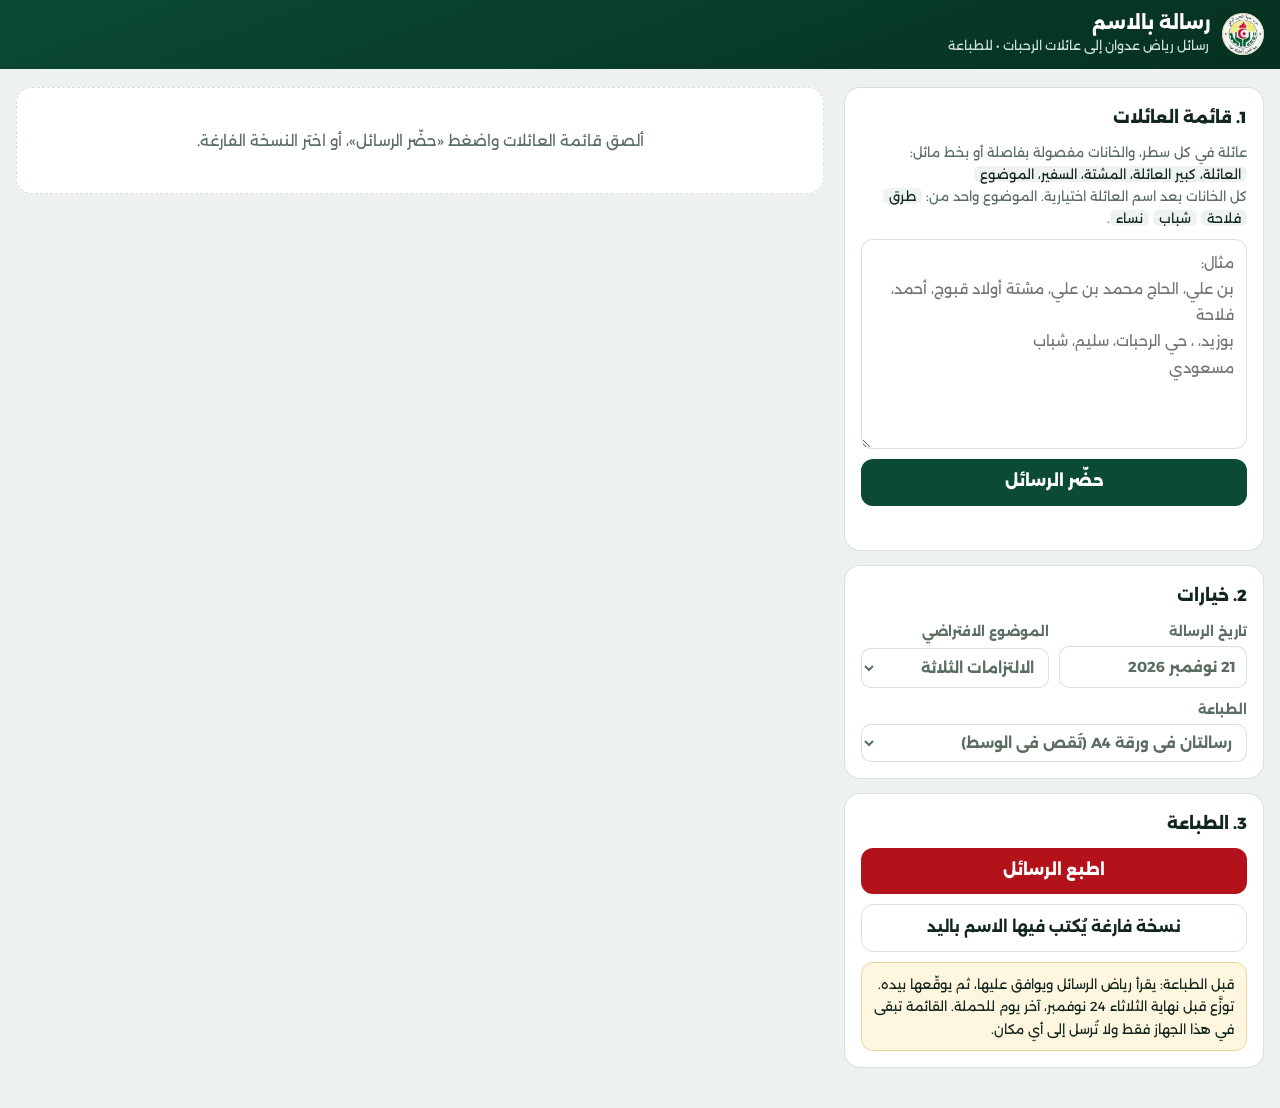
<file: rasala/index.html>
<!doctype html>
<html lang="ar" dir="rtl">
<head>
<meta charset="utf-8">
<meta name="viewport" content="width=device-width,initial-scale=1">
<title>رسالة بالاسم 03</title>
<meta name="robots" content="noindex,nofollow">
<meta name="theme-color" content="#0A4A36">
<link rel="icon" href="../logo.webp">
<link rel="preconnect" href="https://fonts.googleapis.com">
<link rel="preconnect" href="https://fonts.gstatic.com" crossorigin>
<link rel="stylesheet" href="https://fonts.googleapis.com/css2?family=Alexandria:wght@500;700;800&family=Amiri:wght@400;700&display=swap">
<style id="pagesize">@page{size:297mm 210mm;margin:0}</style>
<style>
/* Layout: a campaign desk tool. Left to right on a computer: the list and options, then the stack of
   letters as they will print (A5, two per A4 sheet). Only the letters print. */
:root{
  --bg:#EEF2EE; --surface:#FFFFFF; --ink:#11261C; --muted:#5A6E62; --line:rgba(10,74,54,.16);
  --green:#0A4A36; --green-2:#06301F; --red:#B3121B; --gold:#C9A04A; --gold-soft:#F2D58C;
  --f:"Alexandria","Segoe UI",Tahoma,sans-serif; --f-letter:"Amiri","Traditional Arabic","Times New Roman",serif;
  color-scheme:light;
}
*{box-sizing:border-box}
[hidden]{display:none!important}
body{margin:0;background:var(--bg);color:var(--ink);font-family:var(--f);font-size:15px;line-height:1.7}
h1,h2,h3,p{margin:0}
button,input,select,textarea{font:inherit;color:inherit}
:focus-visible{outline:3px solid var(--gold-soft);outline-offset:2px;border-radius:8px}

.top{background:linear-gradient(160deg,var(--green),var(--green-2));color:#fff}
.top .in{max-width:1400px;margin:auto;padding:12px max(16px,env(safe-area-inset-left,0px));display:flex;align-items:center;gap:12px}
.top img{width:42px;height:42px;border-radius:50%;background:#fff}
.top b{display:block;font-size:18px;font-weight:800;line-height:1.3}
.top small{display:block;font-size:12.5px;color:#CFE3D8}
.layout{max-width:1400px;margin:auto;padding:18px max(16px,env(safe-area-inset-left,0px)) 40px;display:grid;grid-template-columns:420px 1fr;gap:20px;align-items:start}
.ui{display:flex;flex-direction:column;gap:14px;position:sticky;top:12px}
.card{background:var(--surface);border:1px solid var(--line);border-radius:16px;padding:16px;display:flex;flex-direction:column;gap:10px}
.card h2{font-size:16px;font-weight:800}
.help{font-size:13px;color:var(--muted)}
.help code{font-family:inherit;background:#EEF3EF;border-radius:6px;padding:0 6px;color:var(--ink);white-space:nowrap}
textarea{width:100%;min-height:210px;resize:vertical;border:1.5px solid var(--line);border-radius:12px;padding:10px 12px;line-height:1.8;font-size:14.5px;background:#fff}
label.f{display:grid;gap:4px;font-size:13px;font-weight:700;color:var(--muted)}
input,select{border:1.5px solid var(--line);border-radius:10px;padding:8px 10px;background:#fff;font-size:14.5px;min-width:0}
.row{display:grid;grid-template-columns:1fr 1fr;gap:10px}
.btn{display:inline-flex;align-items:center;justify-content:center;gap:8px;border:0;border-radius:12px;min-height:46px;padding:9px 16px 11px;font-weight:800;font-size:15.5px;cursor:pointer;background:var(--green);color:#fff}
.btn.red{background:var(--red)}
.btn.line{background:transparent;border:1.5px solid var(--line);color:var(--ink);font-weight:700}
.status{font-size:13.5px;font-weight:700;color:var(--green);min-height:1.4em}
.status.err{color:var(--red)}
.warn{font-size:13px;line-height:1.7;background:#FFF6E0;border:1px solid #EBD39A;border-radius:12px;padding:10px 12px}

/* preview */
.preview{display:flex;flex-direction:column;gap:18px;align-items:center;min-width:0}
.pv-head{align-self:stretch;display:flex;justify-content:space-between;align-items:center;gap:10px;font-size:14px;color:var(--muted)}
.scaler{width:calc(297mm * var(--k));height:calc(210mm * var(--k));--k:.62;flex:none}
.scaler.a5{width:calc(148mm * var(--k));height:calc(210mm * var(--k))}
.scaler>.sheet{transform:scale(var(--k));transform-origin:top right;box-shadow:0 10px 30px -14px rgba(10,40,30,.45)}
.empty{padding:40px 20px;text-align:center;color:var(--muted);background:var(--surface);border:1.5px dashed var(--line);border-radius:16px;align-self:stretch}

/* ---------- the printed letter ---------- */
.sheet{width:297mm;height:210mm;background:#fff;display:flex;direction:rtl}
.sheet.a5{width:148mm}
.letter{position:relative;width:148mm;height:210mm;padding:11mm 13mm 9mm;display:flex;flex-direction:column;color:#16261D;overflow:hidden}
.sheet:not(.a5) .letter+.letter{border-right:.3mm dashed #B9C4BE}
.lh{display:grid;grid-template-columns:17mm 1fr auto;gap:3.5mm;align-items:center;padding-bottom:3.2mm;border-bottom:.6mm solid var(--green)}
.lh img{width:17mm;height:17mm;border-radius:50%}
.lh b{display:block;font-family:var(--f);font-weight:800;font-size:17pt;line-height:1.2;color:var(--green)}
.lh small{display:block;font-family:var(--f);font-weight:500;font-size:7.6pt;line-height:1.35;color:#4D6357}
.lh .n{font-family:var(--f);font-weight:800;text-align:center;line-height:1.1;background:#D2232C;color:#fff;border:.45mm solid var(--gold-soft);border-radius:2.4mm;padding:1.2mm 2.6mm 1.8mm}
.lh .n small{color:#FFE9EA;font-size:6.4pt}
.lh .n span{display:block;font-size:15pt;direction:ltr}
.gold{height:.5mm;background:var(--gold);margin-top:.8mm;opacity:.7}
.meta{display:flex;justify-content:space-between;align-items:baseline;gap:4mm;margin-top:3.2mm;font-family:var(--f);font-size:8pt;color:#4D6357}
.to{margin-top:3mm;font-family:var(--f-letter);font-weight:700;font-size:13.6pt;line-height:1.5}
.to .pl{display:block;font-family:var(--f);font-weight:500;font-size:8.6pt;color:#4D6357}
.body{margin-top:2.4mm;font-family:var(--f-letter);font-size:11.7pt;line-height:1.66;text-align:justify;display:flex;flex-direction:column;gap:1.6mm;flex:1;min-height:0}
.body .ask{font-weight:700;color:#0A4A36}
.body .ask b{color:var(--red)}
.sig{display:flex;justify-content:flex-end;margin-top:2mm}
.sig div{text-align:center;font-family:var(--f-letter);line-height:1.4;min-width:42mm}
.sig b{display:block;font-size:13pt}
.sig i{display:block;height:9mm;border-bottom:.3mm dotted #8A9A90;margin:0 2mm}
.sig small{display:block;font-family:var(--f);font-size:7pt;color:#6A7C71;margin-top:.8mm}
.lf{margin-top:3mm;padding-top:2mm;border-top:.3mm solid #D3DED7;display:flex;justify-content:space-between;gap:4mm;font-family:var(--f);font-size:7.2pt;color:#4D6357}
.lf .ltr{direction:ltr;unicode-bidi:isolate;display:inline-block}
.blank{display:inline-block;min-width:38mm;border-bottom:.3mm dotted #6F8077}

@media (max-width:980px){.layout{grid-template-columns:1fr}.ui{position:static}.scaler{--k:.4}}
@media print{
  body{background:#fff}
  .top,.ui,.pv-head,.empty{display:none!important}
  .layout{display:block;padding:0;max-width:none}
  .preview{display:block;gap:0}
  .scaler{width:auto!important;height:auto!important;--k:1}
  .scaler>.sheet{transform:none;box-shadow:none}
  .sheet{break-after:page;page-break-after:always}
  *{-webkit-print-color-adjust:exact;print-color-adjust:exact}
}
</style>
</head>
<body>

<header class="top"><div class="in">
  <img src="../logo.webp" alt="">
  <div><b>رسالة بالاسم</b><small>رسائل رياض عدوان إلى عائلات الرحبات • للطباعة</small></div>
</div></header>

<div class="layout">
<aside class="ui">
  <div class="card">
    <h2>1. قائمة العائلات</h2>
    <p class="help">عائلة في كل سطر، والخانات مفصولة بفاصلة أو بخط مائل:<br>
      <code>العائلة، كبير العائلة، المشتة، السفير، الموضوع</code><br>
      كل الخانات بعد اسم العائلة اختيارية. الموضوع واحد من: <code>طرق</code> <code>فلاحة</code> <code>شباب</code> <code>نساء</code>.</p>
    <textarea id="list" aria-label="قائمة العائلات" placeholder="مثال:
بن علي، الحاج محمد بن علي، مشتة أولاد قبوج، أحمد، فلاحة
بوزيد، ، حي الرحبات، سليم، شباب
مسعودي"></textarea>
    <button class="btn" type="button" id="make">حضّر الرسائل</button>
    <p class="status" id="status" role="status"></p>
  </div>
  <div class="card">
    <h2>2. خيارات</h2>
    <div class="row">
      <label class="f">تاريخ الرسالة<input id="date" value="21 نوفمبر 2026"></label>
      <label class="f">الموضوع الافتراضي<select id="topic"></select></label>
    </div>
    <label class="f">الطباعة<select id="size">
      <option value="a4">رسالتان في ورقة A4 (تُقص في الوسط)</option>
      <option value="a5">رسالة في كل ورقة A5</option>
    </select></label>
  </div>
  <div class="card">
    <h2>3. الطباعة</h2>
    <button class="btn red" type="button" id="print">اطبع الرسائل</button>
    <button class="btn line" type="button" id="blankBtn">نسخة فارغة يُكتب فيها الاسم باليد</button>
    <p class="warn">قبل الطباعة: يقرأ رياض الرسائل ويوافق عليها، ثم يوقّعها بيده. توزَّع قبل نهاية الثلاثاء 24 نوفمبر، آخر يوم للحملة. القائمة تبقى في هذا الجهاز فقط ولا تُرسل إلى أي مكان.</p>
  </div>
</aside>

<section class="preview" id="preview" aria-label="معاينة الرسائل">
  <div class="pv-head" id="pvhead" hidden><span id="pvcount"></span><span>معاينة مصغّرة لما سيُطبع</span></div>
  <div class="empty" id="empty">ألصق قائمة العائلات واضغط «حضّر الرسائل»، أو اختر النسخة الفارغة.</div>
  <div id="sheets" style="display:contents"></div>
</section>
</div>

<script>
(function(){
  var KEY='riad03-rasala-v1';
  var $=function(id){return document.getElementById(id)};
  var TOPICS=[
    {k:'التزامات',label:'الالتزامات الثلاثة',t:'ولا أعدكم بما لا أملك، بل بما هو من صلاحيات المجلس: باب مفتوح كل أسبوع لكل مواطن، وقائمة أولويات معلنة للطرق والمسالك نحو المشاتي نتابعها أمامكم، ونشر كلفة كل مشروع ومدته حتى تحاسبونا.'},
    {k:'طرق',label:'الطرق والمسالك',t:'وأعرف أن الطريق والمسلك أول ما يشغل أهل المشاتي، ولهذا التزمت بقائمة أولويات واضحة للطرق والمسالك نحو المشاتي، نعلنها للناس ونتابعها أمامهم. ولا أعد بما لا يملكه المجلس، بل بالمتابعة والشفافية.'},
    {k:'فلاحة',label:'الفلاحة والفلاحون',t:'والفلاحة قلب الرحبات. أريد لفلاحينا مسالك فلاحية صالحة، ومرافقة في ملفات الدعم والتأمين، وصوتاً داخل المجلس يدافع عنهم عند المصالح المعنية.'},
    {k:'شباب',label:'الشباب والعمل',t:'وشبابنا يستحق فرصاً هنا في بلديته. سأعمل على تقريب المستثمرين الخواص من الرحبات، وتكون أبواب المجلس مفتوحة للجمعيات والرياضة والمشاريع الصغيرة.'},
    {k:'نساء',label:'المرأة الريفية والحرفيات',t:'والمرأة الريفية والحرفيات شريكات حقيقيات في التنمية، ومرافقتهن في ملفات الدعم جزء من برنامجنا، وسنعرض مبادرتنا على كل المهتمين بإشراكهن في التنمية المحلية.'}
  ];
  var INTRO=[
    'أكتب إليكم بنفسي، لا عبر منشور أو إعلان، لأن لعائلتكم كلمتها ومكانتها {في}. أنا رياض عدوان، ابن الرحبات، متحصل على ماستر في الحقوق، ومترشح للمجلس الشعبي البلدي في قائمة حزب جبهة التحرير الوطني رقم 1، بالرقم 03.',
    'اسمحوا لي أن أطرق بابكم بهذه الرسالة قبل أن أطرقه بنفسي. أنا رياض عدوان، ابن الرحبات، درست القانون وتحصلت على شهادة الماستر في الحقوق، وأنا اليوم مترشح للمجلس الشعبي البلدي في قائمة حزب جبهة التحرير الوطني رقم 1، بالرقم 03.',
    'لعائلتكم {في} مكانة أعرفها وأقدّرها، ولهذا أردت أن تصلكم كلمتي مكتوبة باسمكم. أنا رياض عدوان، ابن الرحبات، متحصل على ماستر في الحقوق، ومترشح في قائمة حزب جبهة التحرير الوطني رقم 1، بالرقم 03.'
  ];
  var ASK=[
    'يوم السبت 28 نوفمبر، أطلب ثقتكم وثقة كل من في بيتكم: خذوا ورقة القائمة رقم 1، وضعوا <b>علامة × أمام اسمي، الرقم 03</b>. فالورقة دون علامة تُحسب للقائمة فقط، ولا تُحسب لي.',
    'ورجائي منكم يوم السبت 28 نوفمبر بسيط: ورقة القائمة رقم 1، و<b>علامة × أمام الرقم 03، رياض عدوان</b>. هذه العلامة هي التي تقوّي موقعي داخل المجلس لخدمتكم، والورقة دون علامة لا تُحسب لي.',
    'وموعدنا يوم السبت 28 نوفمبر. صوّتوا للقائمة رقم 1، وضعوا <b>علامة × أمام اسمي، الرقم 03</b>، فكل علامة أمام اسمي تقوّي صوت الرحبات داخل المجلس. وتذكّروا أن الورقة دون علامة تُحسب للقائمة فقط.'
  ];
  var CLOSE=['وتقبّلوا مني فائق التقدير والاحترام.','ودمتم سنداً للرحبات وأهلها، مع خالص التقدير.','مع خالص المودة والاحترام.'];

  function esc(s){return String(s||'').replace(/[&<>"]/g,function(c){return {'&':'&amp;','<':'&lt;','>':'&gt;','"':'&quot;'}[c]})}
  function topicOf(word,def){
    var w=(word||'').trim();
    for(var i=0;i<TOPICS.length;i++){if(w&&(w.indexOf(TOPICS[i].k)>=0||TOPICS[i].k.indexOf(w)>=0))return TOPICS[i]}
    if(/طريق|مسلك|مسالك/.test(w))return TOPICS[1];
    if(/فلاح/.test(w))return TOPICS[2];
    if(/شاب|شباب|عمل|شغل/.test(w))return TOPICS[3];
    if(/نساء|امرأة|مرأة|حرف/.test(w))return TOPICS[4];
    return def;
  }
  function placeLine(m){
    if(!m)return '';
    if(/قبوج|لونيس|لمودع/.test(m))return 'وقد سعدت بلقاء أهلنا في اللقاءين الجواريين بمشتة أولاد قبوج يومي 15 و17 نوفمبر، وسمعت منهم ما يشغلهم، وهو ما سأحمله معي إلى المجلس.';
    if(/دريس/.test(m))return 'وقد سعدت بلقاء أهلنا عند افتتاح مداومة أولاد دريس يوم 12 نوفمبر، وسمعت منهم ما يشغلهم، وهو ما سأحمله معي إلى المجلس.';
    return 'وأهلنا في '+esc(m)+' يستحقون أن تصلهم التنمية والخدمات بسهولة وقريباً منهم، وهذا ما سأدافع عنه داخل المجلس.';
  }
  function letter(p,k,blank){
    var B='<span class="blank"></span>';
    var fam=blank?B:esc(p.fam), mech=blank?'':esc(p.mech);
    var to=blank?'إلى عائلة '+B+' الكريمة'
      :(p.elder?'إلى '+esc(p.elder)+'،<br>وإلى عائلة '+fam+' الكريمة':'إلى عائلة '+fam+' الكريمة');
    var pl=blank?'<span class="pl">المشتة / الحي: '+B+'</span>':(mech?'<span class="pl">'+mech+'</span>':'');
    var fi=mech?'في '+mech:'في بلديتنا';
    var intro=INTRO[k%3].replace('{في}',fi);
    var place=blank?'':placeLine(p.mech);
    var topic=(p.topic||TOPICS[0]).t;
    var amb=blank?'تصلكم هذه الرسالة بيد '+B+'، من أهلنا الذين تعرفونهم ويعرفونكم، وبابي مفتوح لكم قبل الانتخابات وبعدها.'
      :(p.amb?'تصلكم هذه الرسالة بيد '+esc(p.amb)+'، من أهلنا الذين تعرفونهم ويعرفونكم، وبابي مفتوح لكم قبل الانتخابات وبعدها.':'وبابي مفتوح لكم قبل الانتخابات وبعدها.');
    return '<article class="letter">'+
      '<div class="lh"><img src="../logo.webp" alt=""><div><b>رياض عدوان</b><small>مترشح للمجلس الشعبي البلدي لبلدية الرحبات<br>قائمة حزب جبهة التحرير الوطني</small></div>'+
      '<div class="n"><small>القائمة 1</small><span>03</span></div></div><div class="gold"></div>'+
      '<div class="meta"><span>الرحبات، في '+esc($('date').value)+'</span><span>رسالة شخصية</span></div>'+
      '<div class="to">'+to+pl+'</div>'+
      '<div class="body"><p>السلام عليكم ورحمة الله تعالى وبركاته،</p><p>'+intro+(place?' '+place:'')+'</p><p>'+topic+'</p><p class="ask">'+ASK[(k+1)%3]+'</p><p>'+amb+' '+CLOSE[(k+2)%3]+'</p></div>'+
      '<div class="sig"><div><b>رياض عدوان</b><i></i><small>التوقيع</small></div></div>'+
      '<div class="lf"><span>واتساب: <span class="ltr">0664 64 64 37</span></span><span class="ltr">riad-adouane.github.io</span></div>'+
      '</article>';
  }
  function parse(text,def){
    var out=[];
    text.split(/\n+/).forEach(function(line){
      line=line.trim();if(!line)return;
      var f=line.split(/\s*[،,;\/|\t]\s*/);
      if(!f[0])return;
      out.push({fam:f[0].replace(/^عائلة\s+/,'').trim(),elder:(f[1]||'').trim(),mech:(f[2]||'').trim(),amb:(f[3]||'').trim(),topic:topicOf(f[4],def)});
    });
    return out;
  }
  function render(list,blank){
    var a5=$('size').value==='a5', html='', per=a5?1:2, n=list.length;
    for(var i=0;i<n;i+=per){
      var inner='';
      for(var j=0;j<per&&i+j<n;j++)inner+=letter(list[i+j],i+j,blank);
      html+='<div class="scaler'+(a5?' a5':'')+'"><div class="sheet'+(a5?' a5':'')+'">'+inner+'</div></div>';
    }
    $('sheets').innerHTML=html;
    $('pagesize').textContent=a5?'@page{size:148mm 210mm;margin:0}':'@page{size:297mm 210mm;margin:0}';
    $('empty').hidden=n>0;$('pvhead').hidden=n===0;
    var sheets=Math.ceil(n/per);
    $('pvcount').textContent=blank?'نسخة فارغة: '+sheets+' ورقة':(n+' رسالة • '+sheets+' ورقة للطباعة');
    fit();
  }
  function fit(){
    var w=$('preview').clientWidth, a5=$('size').value==='a5', mm=a5?148:297, px=mm*96/25.4;
    var k=Math.min(.9,Math.max(.3,(w-4)/px));
    document.querySelectorAll('.scaler').forEach(function(s){s.style.setProperty('--k',k)});
  }
  window.addEventListener('resize',fit);

  // topics select
  TOPICS.forEach(function(t,i){var o=document.createElement('option');o.value=i;o.textContent=t.label;$('topic').appendChild(o)});
  try{var sv=JSON.parse(localStorage.getItem(KEY)||'null');if(sv){$('list').value=sv.list||'';if(sv.date)$('date').value=sv.date;if(sv.topic)$('topic').value=sv.topic;if(sv.size)$('size').value=sv.size}}catch(e){}
  function save(){try{localStorage.setItem(KEY,JSON.stringify({list:$('list').value,date:$('date').value,topic:$('topic').value,size:$('size').value}))}catch(e){}}

  var mode='list';
  function make(){
    var list=parse($('list').value,TOPICS[+$('topic').value]);
    mode='list';save();
    if(!list.length){$('status').className='status err';$('status').textContent='القائمة فارغة. اكتب عائلة واحدة على الأقل.';render([],false);return}
    $('status').className='status';$('status').textContent='حُضّرت '+list.length+' رسالة. راجعها في المعاينة ثم اطبع.';
    render(list,false);
  }
  $('make').onclick=make;
  $('blankBtn').onclick=function(){mode='blank';$('status').className='status';$('status').textContent='نسخة فارغة: يُكتب اسم العائلة والمشتة والسفير باليد.';render([{},{}],true)};
  ['date','topic','size'].forEach(function(id){$(id).addEventListener('change',function(){save();if(mode==='blank')$('blankBtn').onclick();else if($('list').value.trim())make()})});
  $('list').addEventListener('input',save);
  $('print').onclick=function(){
    if(!$('sheets').innerHTML){make();if(!$('sheets').innerHTML)return}
    window.print();
  };
  if($('list').value.trim())make();
})();
</script>
</body>
</html>
</file>
